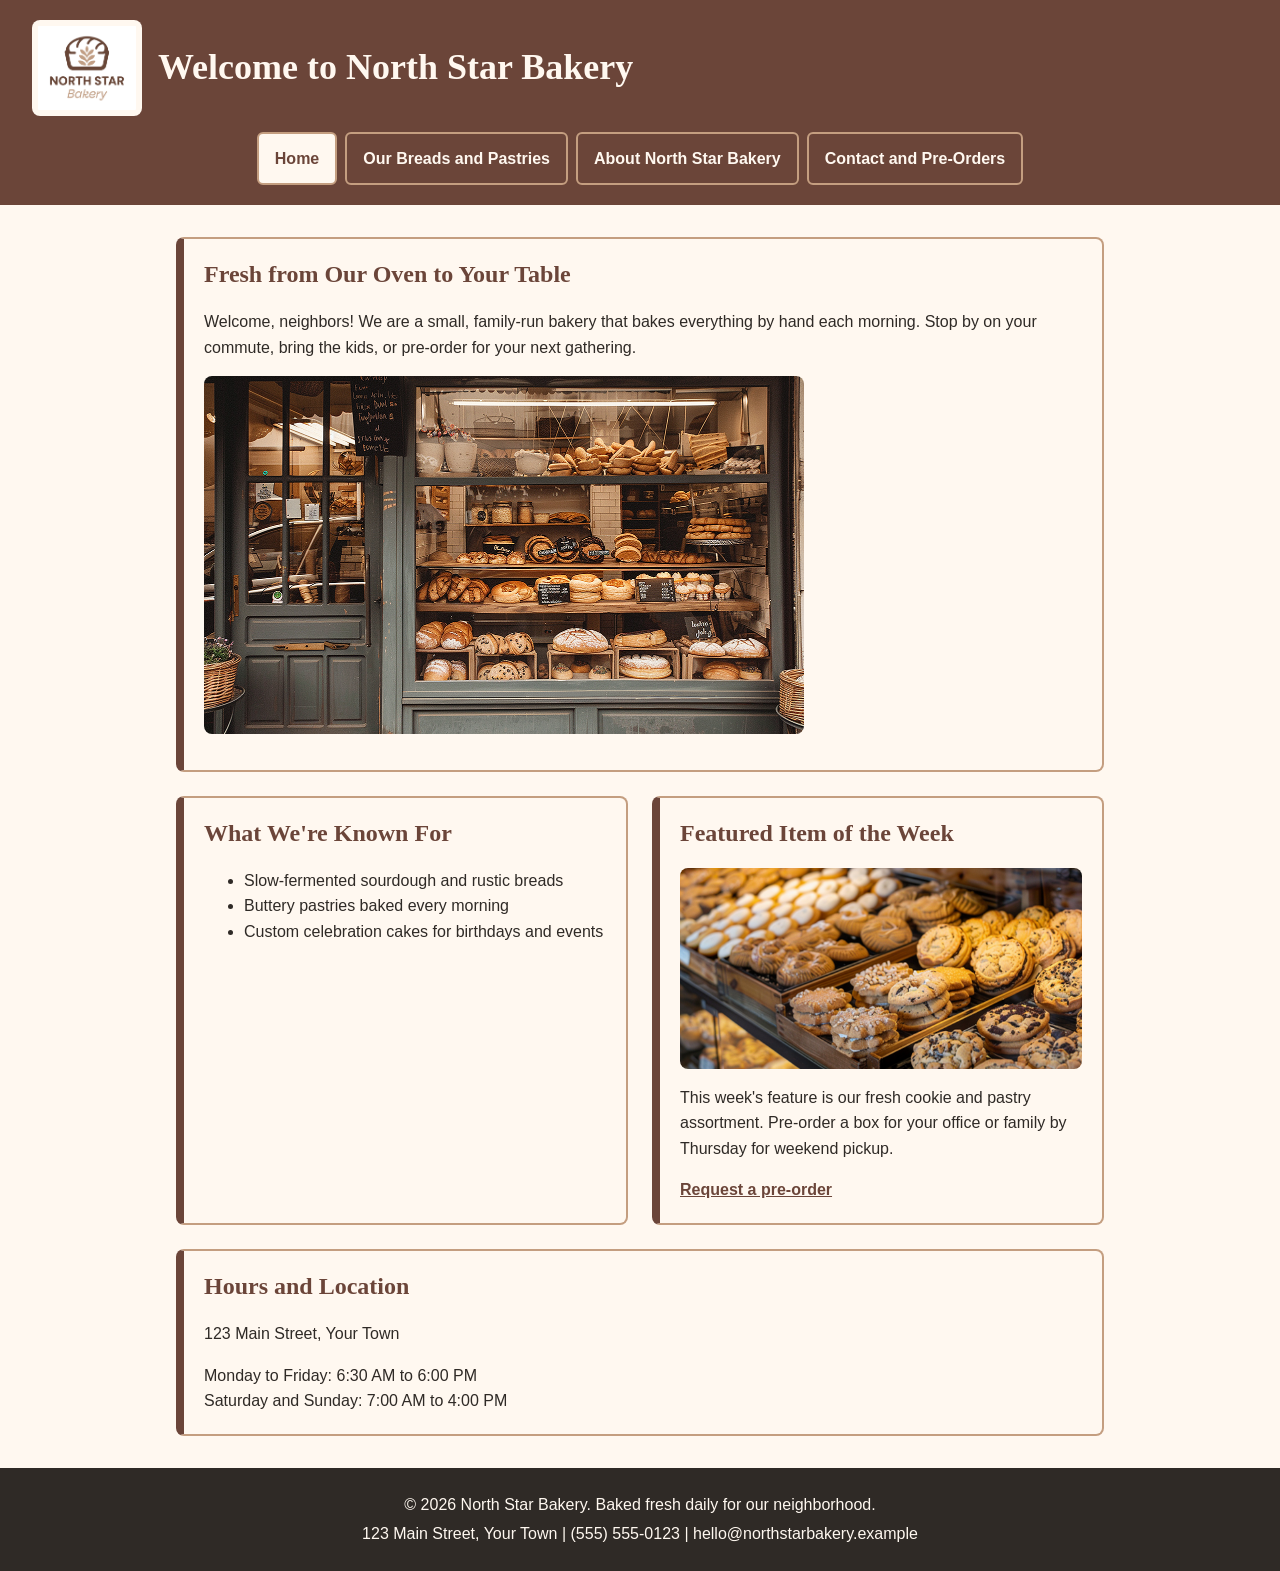
<file: index.html>
<!DOCTYPE html>
<html lang="en">
<head>
<meta charset="UTF-8">
<meta name="viewport" content="width=device-width, initial-scale=1.0">
<title>North Star Bakery | Neighborhood Handmade Bread and Pastries</title>
<link rel="stylesheet" href="styles.css">
</head>
<body>
<header>
<img src="bakery-logo_c.png" alt="North Star Bakery logo: a loaf of bread with a wheat stalk inside, above the bakery name" width="150">
<h1>Welcome to North Star Bakery</h1>
<nav aria-label="Main navigation">
<ul>
<li><a href="index.html" aria-current="page">Home</a></li>
<li><a href="products.html">Our Breads and Pastries</a></li>
<li><a href="about.html">About North Star Bakery</a></li>
<li><a href="contact.html">Contact and Pre-Orders</a></li>
</ul>
</nav>
</header>
<main>
<section class="wide">
<h2>Fresh from Our Oven to Your Table</h2>
<p>Welcome, neighbors! We are a small, family-run bakery that bakes everything by hand each morning. Stop by on your commute, bring the kids, or pre-order for your next gathering.</p>
<img src="bakery-storefront_c.png" alt="North Star Bakery storefront with a green door and a window full of breads and pastries" width="600">
</section>
<section>
<h2>What We're Known For</h2>
<ul>
<li>Slow-fermented sourdough and rustic breads</li>
<li>Buttery pastries baked every morning</li>
<li>Custom celebration cakes for birthdays and events</li>
</ul>
</section>
<section>
<h2>Featured Item of the Week</h2>
<picture>
<source media="(min-width: 800px)" srcset="bakery-feature-large_c.png">
<source media="(max-width: 799px)" srcset="bakery-feature-small_c.png">
<img src="bakery-feature-small_c.png" alt="Bakery display case filled with fresh cookies and pastries, this week's featured treats" width="600">
</picture>
<p>This week's feature is our fresh cookie and pastry assortment. Pre-order a box for your office or family by Thursday for weekend pickup.</p>
<p><a href="contact.html">Request a pre-order</a></p>
</section>
<section>
<h2>Hours and Location</h2>
<p>123 Main Street, Your Town</p>
<p>Monday to Friday: 6:30 AM to 6:00 PM<br>Saturday and Sunday: 7:00 AM to 4:00 PM</p>
</section>
</main>
<footer>
<p>&copy; 2026 North Star Bakery. Baked fresh daily for our neighborhood.</p>
<p>123 Main Street, Your Town | (555) 555-0123 | hello@northstarbakery.example</p>
</footer>
</body>
</html>
</file>
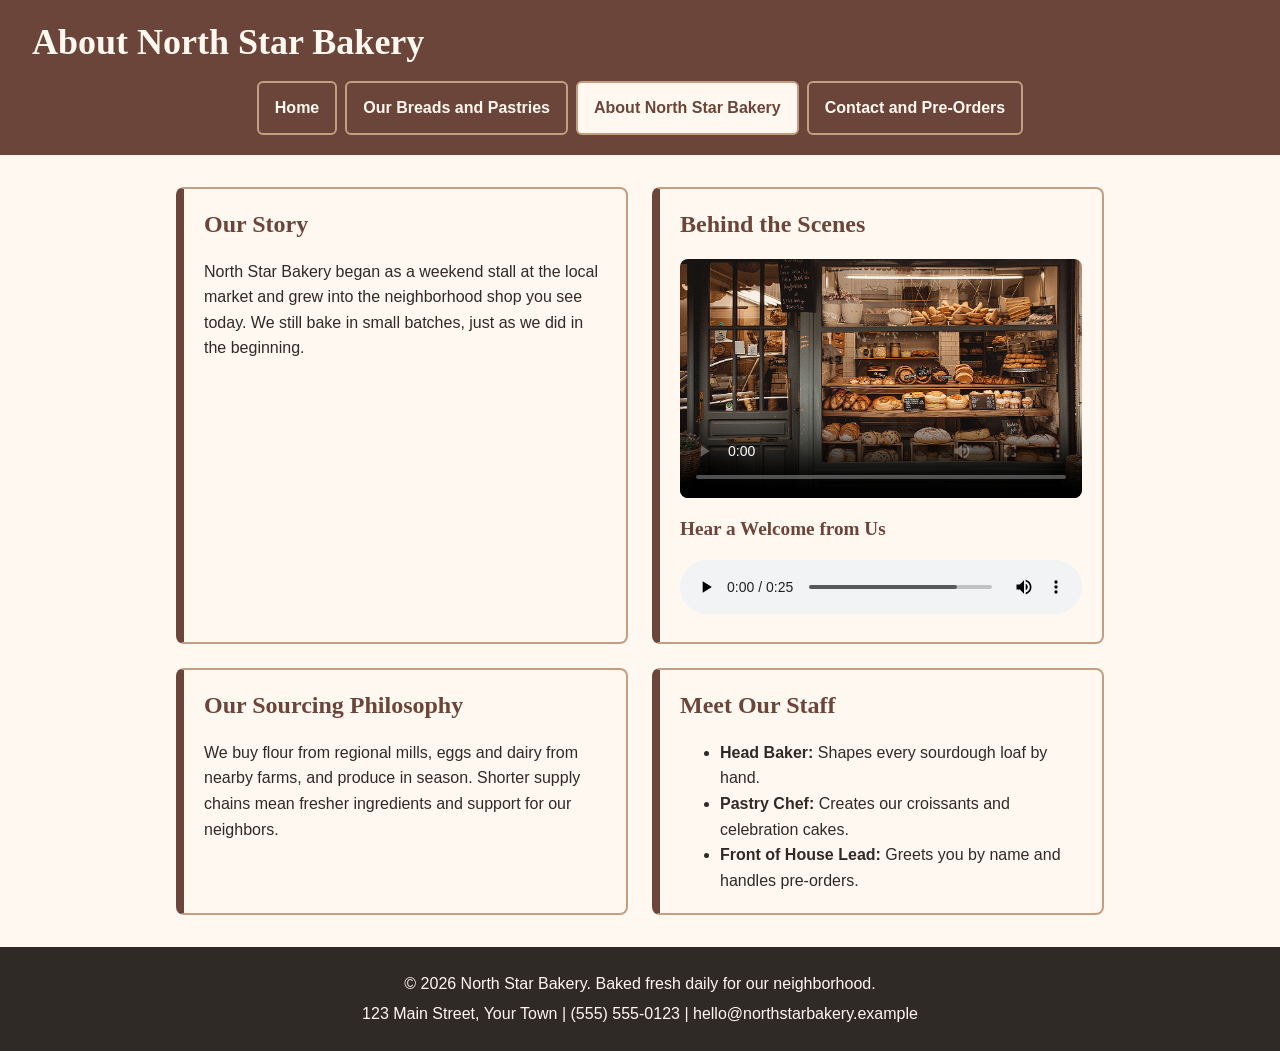
<file: about.html>
<!DOCTYPE html>
<html lang="en">
<head>
<meta charset="UTF-8">
<meta name="viewport" content="width=device-width, initial-scale=1.0">
<title>About Us | North Star Bakery</title>
<link rel="stylesheet" href="styles.css">
</head>
<body>
<header>
<h1>About North Star Bakery</h1>
<nav aria-label="Main navigation">
<ul>
<li><a href="index.html">Home</a></li>
<li><a href="products.html">Our Breads and Pastries</a></li>
<li><a href="about.html" aria-current="page">About North Star Bakery</a></li>
<li><a href="contact.html">Contact and Pre-Orders</a></li>
</ul>
</nav>
</header>
<main>
<section>
<h2>Our Story</h2>
<p>North Star Bakery began as a weekend stall at the local market and grew into the neighborhood shop you see today. We still bake in small batches, just as we did in the beginning.</p>
</section>
<section>
<h2>Behind the Scenes</h2>
<video controls width="600" poster="bakery-storefront_c.png">
<source src="bakery-behind-scenes_c.mp4" type="video/mp4">
<p>Your browser does not support the video tag. This short video shows our bakers shaping, proofing, and baking bread before dawn. <a href="bakery-behind-scenes_c.mp4">Download the video</a>.</p>
</video>
<h3>Hear a Welcome from Us</h3>
<audio controls>
<source src="bakery-welcome_c.mp3" type="audio/mpeg">
<p>Your browser does not support the audio element. The message welcomes you to North Star Bakery and invites you to stop by. <a href="bakery-welcome_c.mp3">Download the audio</a>.</p>
</audio>
</section>
<section>
<h2>Our Sourcing Philosophy</h2>
<p>We buy flour from regional mills, eggs and dairy from nearby farms, and produce in season. Shorter supply chains mean fresher ingredients and support for our neighbors.</p>
</section>
<section>
<h2>Meet Our Staff</h2>
<ul>
<li><strong>Head Baker:</strong> Shapes every sourdough loaf by hand.</li>
<li><strong>Pastry Chef:</strong> Creates our croissants and celebration cakes.</li>
<li><strong>Front of House Lead:</strong> Greets you by name and handles pre-orders.</li>
</ul>
</section>
</main>
<footer>
<p>&copy; 2026 North Star Bakery. Baked fresh daily for our neighborhood.</p>
<p>123 Main Street, Your Town | (555) 555-0123 | hello@northstarbakery.example</p>
</footer>
</body>
</html>
</file>
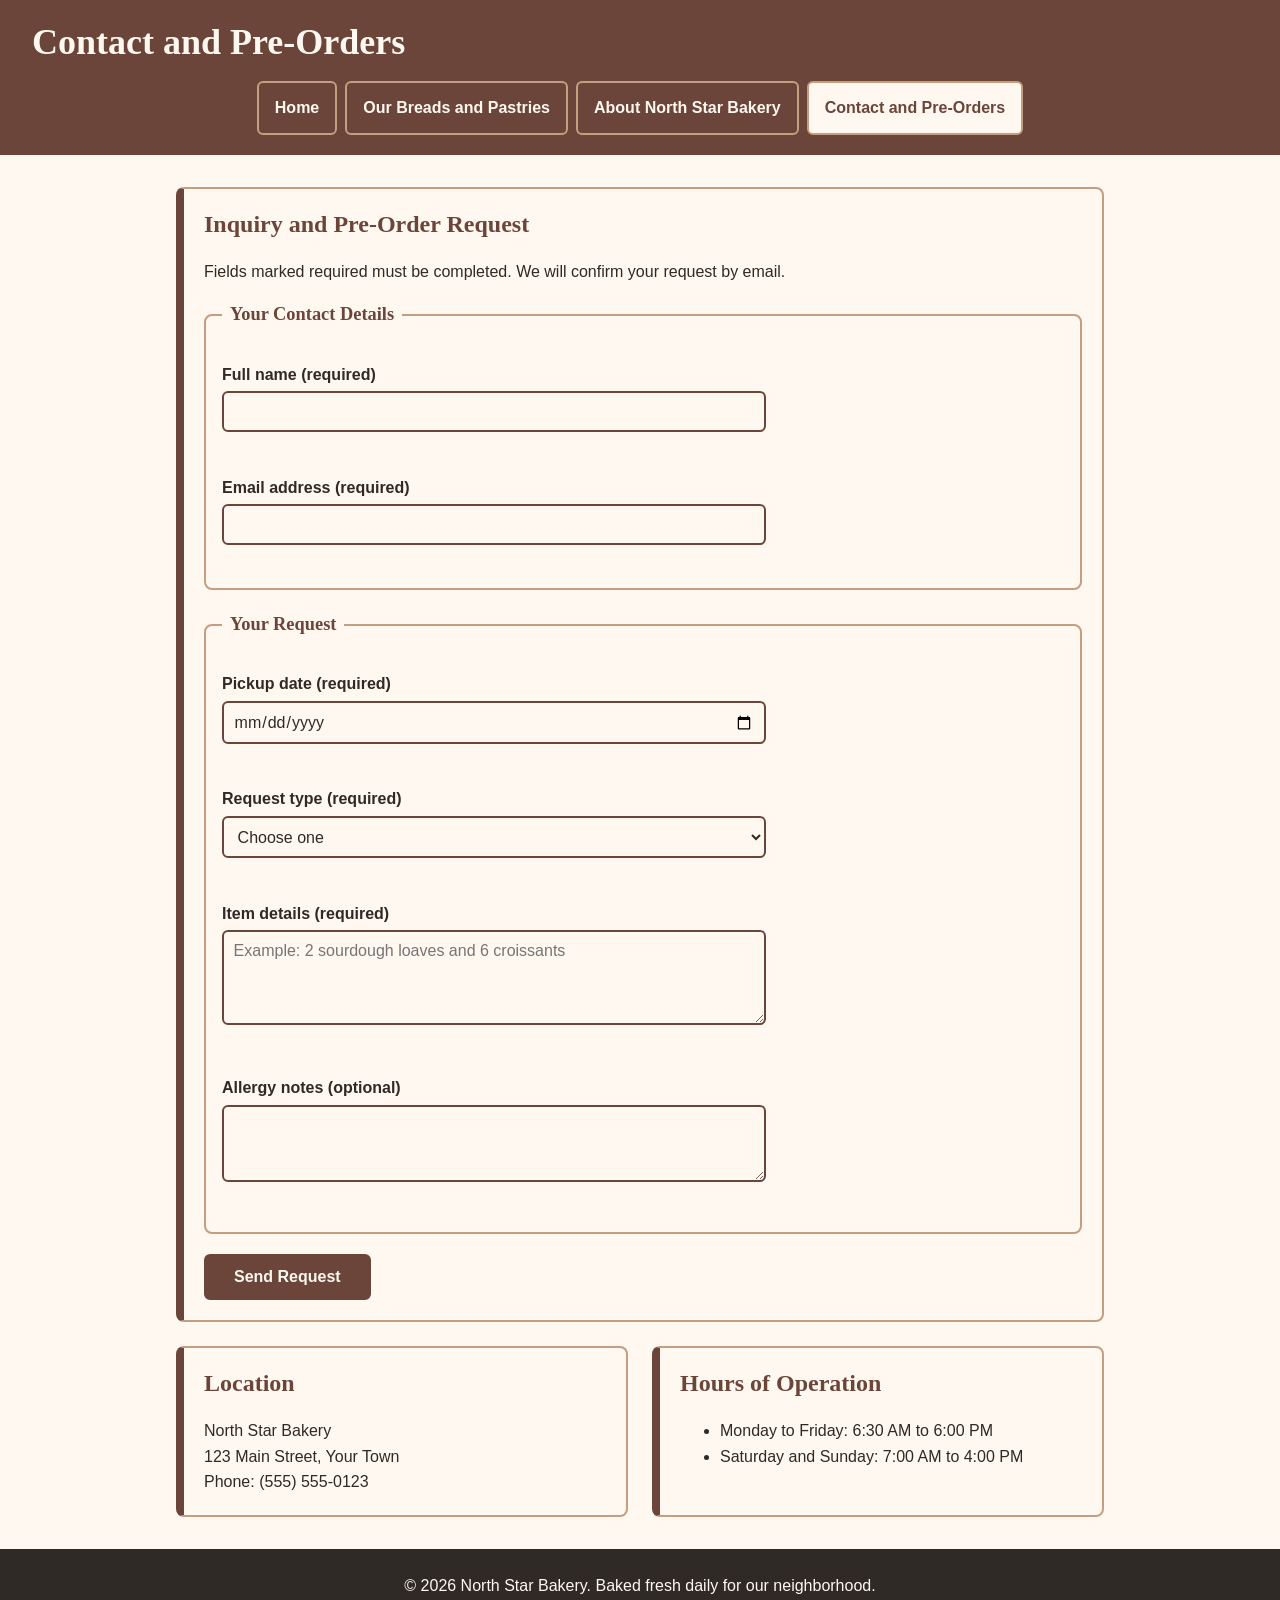
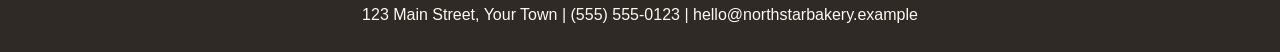
<file: contact.html>
<!DOCTYPE html>
<html lang="en">
<head>
<meta charset="UTF-8">
<meta name="viewport" content="width=device-width, initial-scale=1.0">
<title>Contact and Pre-Orders | North Star Bakery</title>
<link rel="stylesheet" href="styles.css">
</head>
<body>
<header>
<h1>Contact and Pre-Orders</h1>
<nav aria-label="Main navigation">
<ul>
<li><a href="index.html">Home</a></li>
<li><a href="products.html">Our Breads and Pastries</a></li>
<li><a href="about.html">About North Star Bakery</a></li>
<li><a href="contact.html" aria-current="page">Contact and Pre-Orders</a></li>
</ul>
</nav>
</header>
<main>
<section class="wide">
<h2>Inquiry and Pre-Order Request</h2>
<p>Fields marked required must be completed. We will confirm your request by email.</p>
<p id="form-success" class="success" role="status" hidden></p>
<p id="list-note" class="note" aria-live="polite"></p>
<form id="preorder-form" action="#" method="post">
<fieldset>
<legend>Your Contact Details</legend>
<p>
<label for="name">Full name (required)</label><br>
<input type="text" id="name" name="name" required minlength="2" maxlength="60" pattern="[A-Za-z\s'\-]{2,60}" title="Use letters, spaces, apostrophes, or hyphens only">
<span class="error" id="name-error" aria-live="polite"></span>
</p>
<p>
<label for="email">Email address (required)</label><br>
<input type="email" id="email" name="email" required>
<span class="error" id="email-error" aria-live="polite"></span>
</p>
</fieldset>
<fieldset>
<legend>Your Request</legend>
<p>
<label for="pickup">Pickup date (required)</label><br>
<input type="date" id="pickup" name="pickup" required>
<span class="error" id="pickup-error" aria-live="polite"></span>
</p>
<p>
<label for="request-type">Request type (required)</label><br>
<select id="request-type" name="request-type" required>
<option value="">Choose one</option>
<option value="preorder">Pre-order</option>
<option value="question">General question</option>
<option value="event">Event or catering inquiry</option>
</select>
<span class="error" id="request-type-error" aria-live="polite"></span>
</p>
<p>
<label for="details">Item details (required)</label><br>
<textarea id="details" name="details" rows="4" cols="40" required maxlength="500" placeholder="Example: 2 sourdough loaves and 6 croissants"></textarea>
<span class="error" id="details-error" aria-live="polite"></span>
</p>
<p>
<label for="allergies">Allergy notes (optional)</label><br>
<textarea id="allergies" name="allergies" rows="3" cols="40" maxlength="300"></textarea>
<span class="error" id="allergies-error" aria-live="polite"></span>
</p>
</fieldset>
<p><button type="submit">Send Request</button></p>
</form>
</section>
<section>
<h2>Location</h2>
<address>North Star Bakery<br>123 Main Street, Your Town<br>Phone: (555) 555-0123</address>
</section>
<section>
<h2>Hours of Operation</h2>
<ul>
<li>Monday to Friday: 6:30 AM to 6:00 PM</li>
<li>Saturday and Sunday: 7:00 AM to 4:00 PM</li>
</ul>
</section>
</main>
<footer>
<p>&copy; 2026 North Star Bakery. Baked fresh daily for our neighborhood.</p>
<p>123 Main Street, Your Town | (555) 555-0123 | hello@northstarbakery.example</p>
</footer>
<script src="script.js"></script>
</body>
</html>
</file>
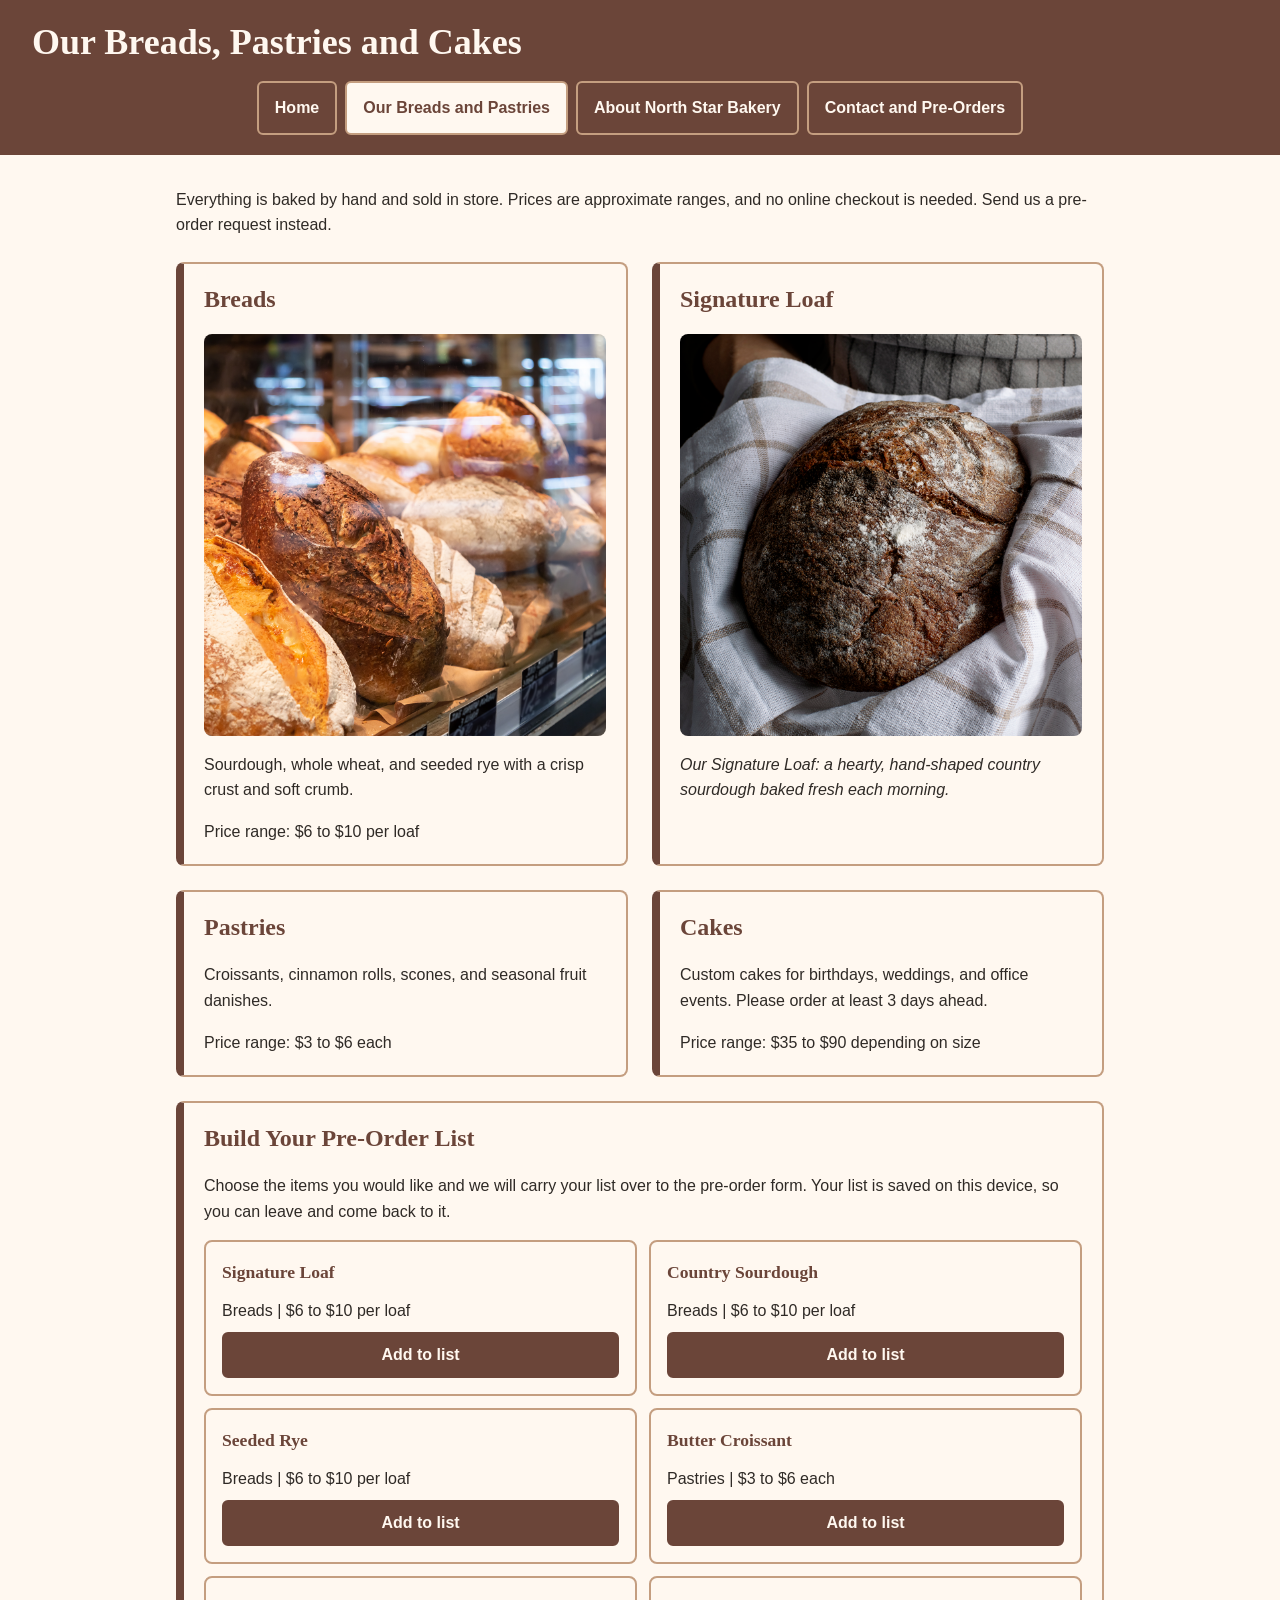
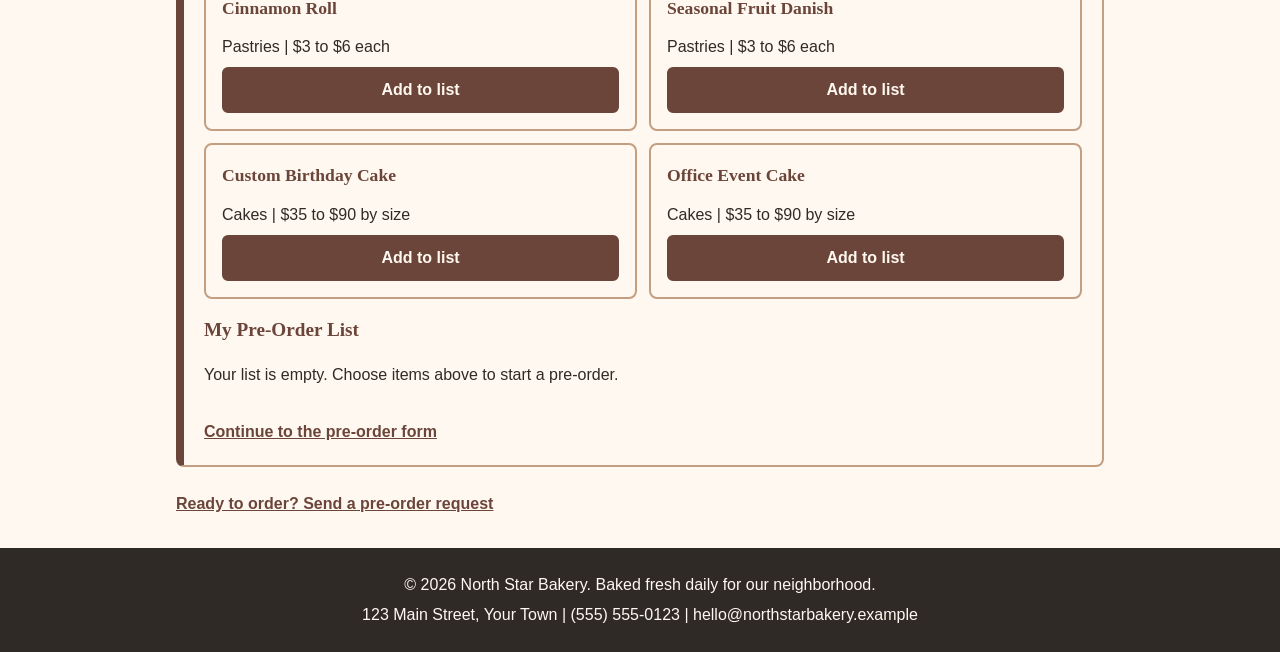
<file: products.html>
<!DOCTYPE html>
<html lang="en">
<head>
<meta charset="UTF-8">
<meta name="viewport" content="width=device-width, initial-scale=1.0">
<title>Breads, Pastries and Cakes | North Star Bakery</title>
<link rel="stylesheet" href="styles.css">
</head>
<body>
<header>
<h1>Our Breads, Pastries and Cakes</h1>
<nav aria-label="Main navigation">
<ul>
<li><a href="index.html">Home</a></li>
<li><a href="products.html" aria-current="page">Our Breads and Pastries</a></li>
<li><a href="about.html">About North Star Bakery</a></li>
<li><a href="contact.html">Contact and Pre-Orders</a></li>
</ul>
</nav>
</header>
<main>
<p>Everything is baked by hand and sold in store. Prices are approximate ranges, and no online checkout is needed. Send us a pre-order request instead.</p>
<section>
<h2>Breads</h2>
<img src="bakery-bread_c.png" alt="Rustic loaves of seeded and floured sourdough bread behind the glass of a bakery display case" width="500">
<p>Sourdough, whole wheat, and seeded rye with a crisp crust and soft crumb.</p>
<p>Price range: $6 to $10 per loaf</p>
</section>
<section>
<h2>Signature Loaf</h2>
<figure>
<img src="bakery-signature-loaf_c.png" alt="Round, dark rustic loaf resting on a white checkered cloth" width="500">
<figcaption>Our Signature Loaf: a hearty, hand-shaped country sourdough baked fresh each morning.</figcaption>
</figure>
</section>
<section>
<h2>Pastries</h2>
<p>Croissants, cinnamon rolls, scones, and seasonal fruit danishes.</p>
<p>Price range: $3 to $6 each</p>
</section>
<section>
<h2>Cakes</h2>
<p>Custom cakes for birthdays, weddings, and office events. Please order at least 3 days ahead.</p>
<p>Price range: $35 to $90 depending on size</p>
</section>
<section class="wide" id="order-builder">
<h2>Build Your Pre-Order List</h2>
<p>Choose the items you would like and we will carry your list over to the pre-order form. Your list is saved on this device, so you can leave and come back to it.</p>
<noscript><p>Turn on JavaScript to build a pre-order list, or send your request on the <a href="contact.html">contact page</a>.</p></noscript>
<ul id="product-grid" class="product-grid"></ul>
<h3>My Pre-Order List</h3>
<p id="list-status" aria-live="polite"></p>
<ul id="my-list" class="my-list"></ul>
<p><button type="button" id="clear-list" class="secondary" hidden>Clear list</button></p>
<p><a href="contact.html">Continue to the pre-order form</a></p>
</section>
<p><a href="contact.html">Ready to order? Send a pre-order request</a></p>
</main>
<footer>
<p>&copy; 2026 North Star Bakery. Baked fresh daily for our neighborhood.</p>
<p>123 Main Street, Your Town | (555) 555-0123 | hello@northstarbakery.example</p>
</footer>
<script src="script.js"></script>
</body>
</html>
</file>
<file: styles.css>
/* ==========================================================
   North Star Bakery - styles.css
   Mobile-first: base styles are for small screens, and the
   media query near the bottom adds the larger-screen layout.
   ========================================================== */

/* ---------- Color palette (4 colors) and fonts (2 families) ---------- */
:root {
  --brown: #6B4539;     /* headings, header, buttons (from the logo) */
  --tan: #C49E80;       /* borders and accents (from the logo) */
  --cream: #FFF8F0;     /* page and form background */
  --charcoal: #2F2A26;  /* body text and footer */

  --font-heading: Georgia, "Times New Roman", serif;
  --font-body: Arial, Helvetica, sans-serif;
}

/* ---------- Base ---------- */
*,
*::before,
*::after {
  box-sizing: border-box;
}

body {
  margin: 0;
  background-color: var(--cream);
  color: var(--charcoal);
  font-family: var(--font-body);
  font-size: 1rem;
  line-height: 1.6;
}

h1, h2, h3 {
  font-family: var(--font-heading);
  line-height: 1.25;
}

h2 {
  margin-top: 0;
  font-size: 1.5rem;
  color: var(--brown);
}

h3 {
  font-size: 1.2rem;
  color: var(--brown);
}

a {
  color: var(--brown);
  font-weight: bold;
}

a:hover,
a:focus {
  color: var(--charcoal);
  text-decoration-thickness: 3px;
}

img,
video {
  display: block;
  max-width: 100%;
  height: auto;
  border-radius: 8px;
}

audio {
  width: 100%;
  max-width: 28rem;
}

/* ---------- Header and navigation (Flexbox) ---------- */
header {
  display: flex;
  flex-direction: column;     /* stacked on phones */
  align-items: center;
  gap: 1rem;
  padding: 1.25rem 1rem;
  background-color: var(--brown);
  color: var(--cream);
  text-align: center;
}

header img {
  width: 110px;
  background-color: var(--cream);   /* keeps the logo readable on the brown bar */
  padding: 0.35rem;
}

h1 {
  margin: 0;
  font-size: 1.75rem;
  color: var(--cream);
}

nav {
  width: 100%;
}

nav ul {
  display: flex;
  flex-direction: column;
  gap: 0.5rem;
  margin: 0;
  padding: 0;
  list-style: none;
}

nav a {
  display: block;
  padding: 0.75rem 1rem;      /* large tap targets */
  border: 2px solid var(--tan);
  border-radius: 6px;
  color: var(--cream);
  text-decoration: none;
}

nav a:hover,
nav a:focus,
nav a[aria-current="page"] {
  background-color: var(--cream);
  color: var(--brown);
}

/* ---------- Main content (Flexbox) ---------- */
main {
  display: flex;
  flex-direction: column;
  gap: 1.25rem;
  max-width: 62rem;
  margin: 0 auto;
  padding: 1.5rem 1rem;
}

main > p {
  margin: 0;
}

section {
  flex: 1 1 100%;
  padding: 1.25rem;
  border: 2px solid var(--tan);
  border-left: 8px solid var(--brown);
  border-radius: 8px;
}

section p:last-child,
section ul:last-child {
  margin-bottom: 0;
}

section img,
section video,
section figure {
  margin-top: 1rem;
  margin-bottom: 1rem;
}

figure {
  margin-left: 0;
  margin-right: 0;
}

figcaption {
  margin-top: 0.5rem;
  font-style: italic;
}

address {
  font-style: normal;
}

/* ---------- Form ---------- */
fieldset {
  margin: 0 0 1.25rem;
  padding: 1rem;
  border: 2px solid var(--tan);
  border-radius: 8px;
}

legend {
  padding: 0 0.5rem;
  font-family: var(--font-heading);
  font-size: 1.15rem;
  font-weight: bold;
  color: var(--brown);
}

label {
  font-weight: bold;
}

input,
select,
textarea {
  width: 100%;
  max-width: 34rem;
  margin-top: 0.25rem;
  padding: 0.6rem;
  border: 2px solid var(--brown);
  border-radius: 6px;
  background-color: var(--cream);
  color: var(--charcoal);
  font-family: var(--font-body);
  font-size: 1rem;
}

input:focus,
select:focus,
textarea:focus,
button:focus,
a:focus {
  outline: 3px solid var(--charcoal);
  outline-offset: 2px;
}

button {
  min-height: 44px;
  padding: 0.75rem 1.75rem;
  border: 2px solid var(--brown);
  border-radius: 6px;
  background-color: var(--brown);
  color: var(--cream);
  font-family: var(--font-body);
  font-size: 1rem;
  font-weight: bold;
  cursor: pointer;
}

button:hover {
  background-color: var(--charcoal);
  border-color: var(--charcoal);
}

/* ---------- Footer ---------- */
footer {
  padding: 1.25rem 1rem;
  background-color: var(--charcoal);
  color: var(--cream);
  text-align: center;
}

footer p {
  margin: 0.25rem 0;
}

/* ==========================================================
   Larger screens (tablet and up): two-column layout
   ========================================================== */
@media (min-width: 768px) {
  header {
    flex-direction: row;
    flex-wrap: wrap;
    justify-content: space-between;
    padding: 1.25rem 2rem;
    text-align: left;
  }

  h1 {
    flex: 1;
    font-size: 2.25rem;
  }

  nav {
    width: 100%;
  }

  nav ul {
    flex-direction: row;       /* nav links sit side by side */
    flex-wrap: wrap;
    justify-content: center;
  }

  main {
    flex-direction: row;       /* sections sit side by side */
    flex-wrap: wrap;
    gap: 1.5rem;
    padding: 2rem;
  }

  main > p {
    flex: 1 1 100%;
  }

  section {
    flex: 1 1 calc(50% - 1.5rem);   /* two columns */
  }

  section.wide {
    flex-basis: 100%;               /* full-width sections */
  }
}

/* ==========================================================
   Touchstone 4 additions: pre-order list and form feedback
   ========================================================== */
:root {
  --error: #9B1C1C;   /* status color for error text only (dark red, strong contrast on cream) */
}

h4 {
  margin: 0 0 0.25rem;
  font-family: var(--font-heading);
  font-size: 1.1rem;
  color: var(--brown);
}

.product-grid,
.my-list {
  display: flex;
  flex-direction: column;
  gap: 0.75rem;
  margin: 1rem 0;
  padding: 0;
  list-style: none;
}

.product-card {
  display: flex;
  flex-direction: column;
  justify-content: space-between;
  gap: 0.5rem;
  padding: 1rem;
  border: 2px solid var(--tan);
  border-radius: 8px;
}

.product-card p {
  margin: 0;
}

.product-card.in-list {
  background-color: var(--tan);
  border-color: var(--brown);
}

.product-card.in-list h4 {
  color: var(--charcoal);
}

.my-list li {
  display: flex;
  align-items: center;
  justify-content: space-between;
  gap: 1rem;
  padding: 0.5rem 0.75rem;
  border-bottom: 2px solid var(--tan);
}

button.secondary {
  background-color: var(--cream);
  color: var(--brown);
}

button.secondary:hover {
  background-color: var(--brown);
  color: var(--cream);
}

button.small {
  min-height: 36px;
  padding: 0.35rem 0.9rem;
}

.error {
  display: block;
  min-height: 1.4em;
  margin-top: 0.25rem;
  color: var(--error);
  font-weight: bold;
}

.error:not(:empty)::before {
  content: "\26A0  ";   /* warning sign, so errors do not rely on color alone */
}

input[aria-invalid="true"],
select[aria-invalid="true"],
textarea[aria-invalid="true"] {
  border-color: var(--error);
  border-width: 3px;
}

.success {
  padding: 0.75rem 1rem;
  border: 2px solid var(--brown);
  border-radius: 8px;
  background-color: var(--tan);
  color: var(--charcoal);
  font-weight: bold;
}

.note {
  font-style: italic;
}

@media (min-width: 768px) {
  .product-grid {
    flex-direction: row;
    flex-wrap: wrap;
  }

  .product-card {
    flex: 1 1 calc(50% - 0.75rem);
  }
}
</file>
